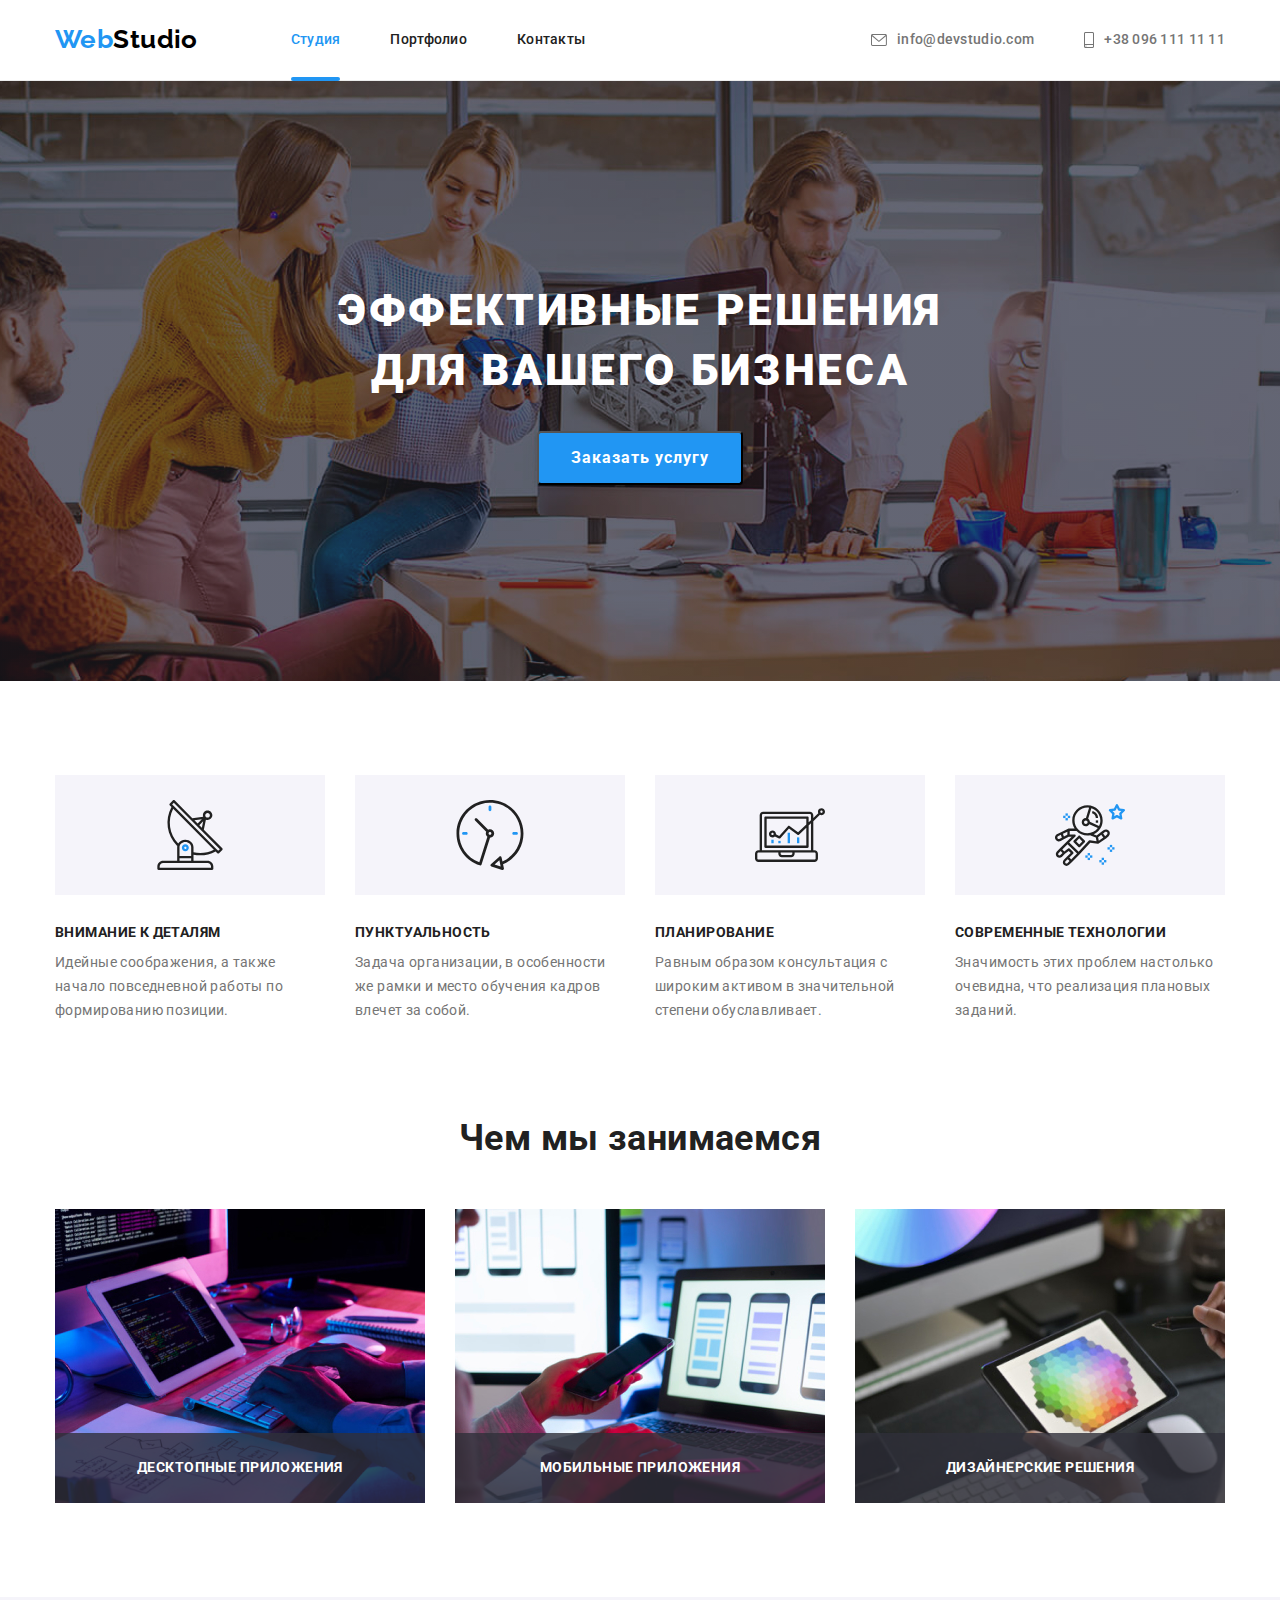
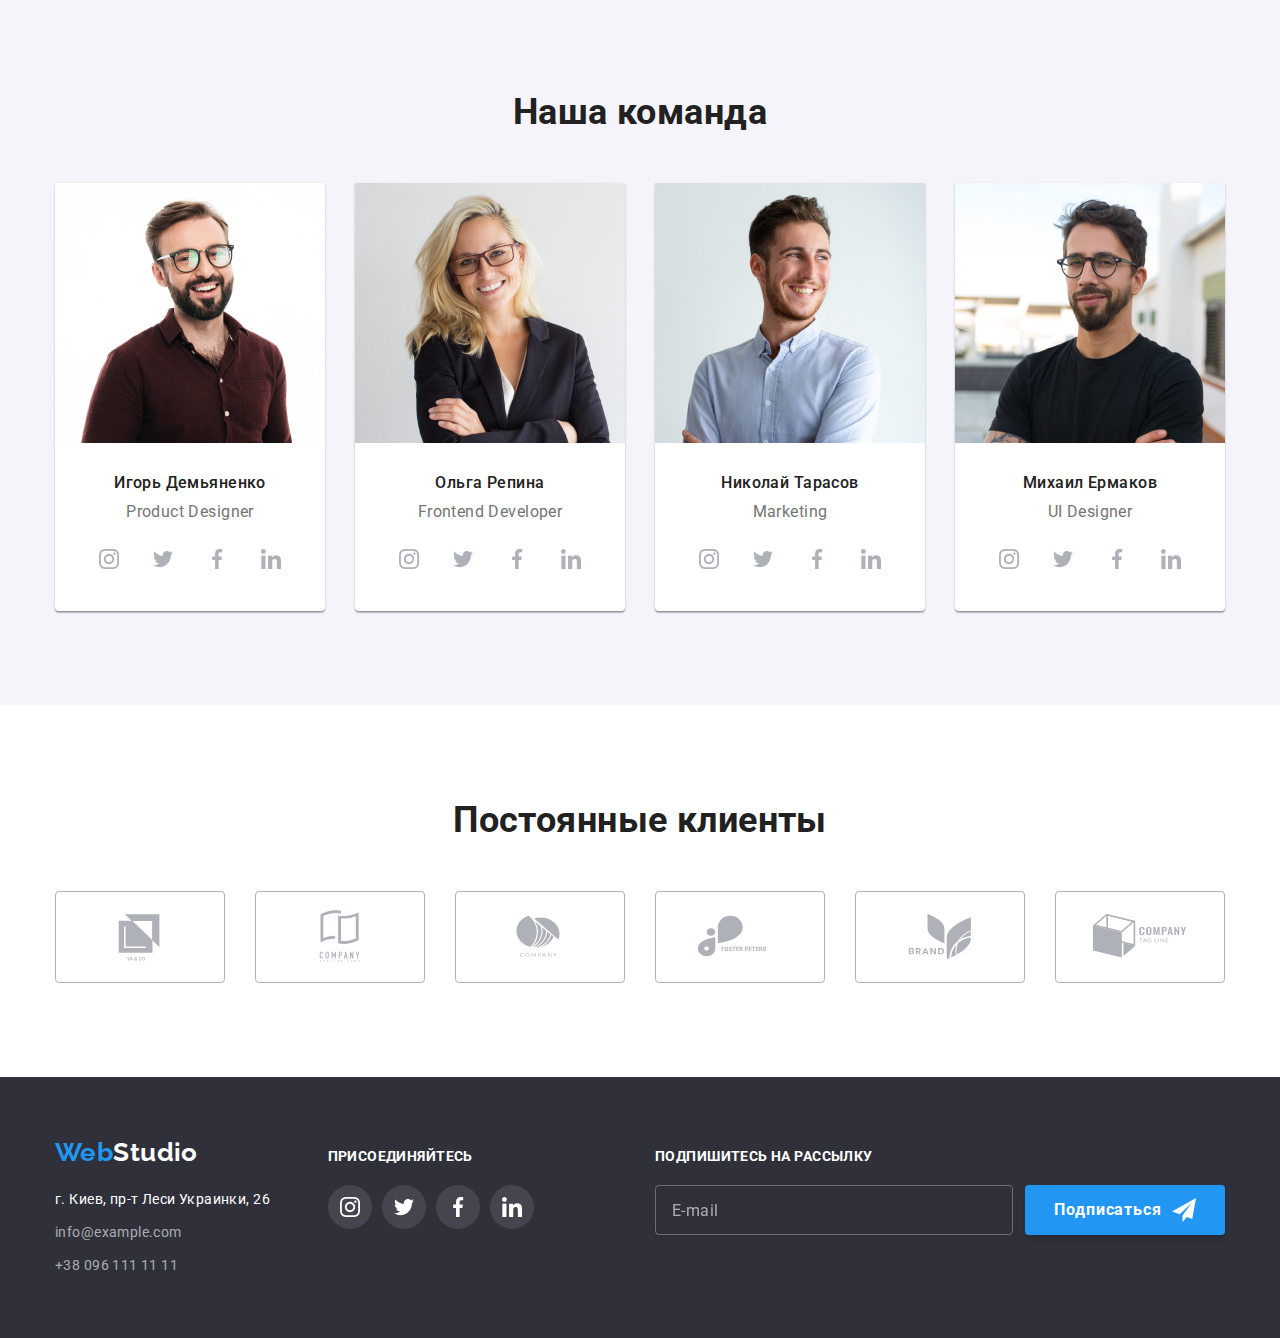
<file: index.html>
<!DOCTYPE html>
<html lang="ru">
  <head>
    <meta charset="UTF-8" />
    <meta http-equiv="X-UA-Compatible" content="IE=edge" />
    <meta name="viewport" content="width=device-width, initial-scale=1.0" />
    <title>Web studio</title>
    <link
      rel="stylesheet"
      href="https://cdnjs.cloudflare.com/ajax/libs/modern-normalize/0.2.0/modern-normalize.min.css"
    />
    <link rel="preconnect" href="https://fonts.gstatic.com" />
    <link
      href="https://fonts.googleapis.com/css2?family=Raleway:wght@700&family=Roboto:wght@400;500;700;900&display=swap"
      rel="stylesheet"
    />
    <link rel="stylesheet" href="./css/main.min.css" />
  </head>
  <body>
    <header class="page-header">
      <div class="page-header__container container">
        <nav class="nav">
          <a class="link logo logo--margin-right" href="./index.html"
            ><span class="logo__web">Web</span><span class="logo__studio--dark">Studio</span></a
          >
          <ul class="nav__list list">
            <li class="nav__item"><a class="nav__link nav__link--current link" href="./index.html">Студия</a></li>
            <li class="nav__item"><a class="nav__link nav__link--dark link" href="./portfolio.html">Портфолио</a></li>
            <li class="nav__item"><a class="nav__link nav__link--dark link" href="">Контакты</a></li>
          </ul>
        </nav>
        <ul class="nav__list nav__list--column list">
          <li class="nav__item--column">
            <a class="nav__link link nav__link--column" href="mailto:info@devstudio.com">
              <svg class="nav__icon nav__icon--mail">
                <use href="./images/icons/icons.svg#icon-envelope"></use>
              </svg>
              info@devstudio.com</a
            >
          </li>
          <li class="nav__item--column">
            <a class="link nav__link nav__link--column" href="tel:+380961111111">
              <svg class="nav__icon--phone">
                <use href="./images/icons/icons.svg#icon-smartphone"></use>
              </svg>
              +38 096 111 11 11</a
            >
          </li>
        </ul>
        <button class="mobile-menu__button" data-menu-button>
          <svg class="mobile-menu__icon">
            <use class="mobile-menu__icon mobile-menu__icon--menu" href="./images/icons/icons.svg#icon-menu"></use>
            <use class="mobile-menu__icon mobile-menu__icon--cross" href="./images/icons/icons.svg#icon-cross"></use>
          </svg>
        </button>
      </div>
    </header>
    <div class="mobile-menu" data-menu>
      <ul class="mobile-menu__list list">
        <li class="mobile-menu__item">
          <a class="mobile-menu__link mobile-menu__link--current link" href="./index.html">Студия</a>
        </li>
        <li class="mobile-menu__item">
          <a class="mobile-menu__link nav__link--dark link" href="./portfolio.html">Портфолио</a>
        </li>
        <li class="mobile-menu__item"><a class="mobile-menu__link nav__link--dark link" href="">Контакты</a></li>
      </ul>
      <ul class="mobile-menu__list mobile-menu__list--bottom list">
        <li class="mobile-menu__item">
          <a class="link mobile-menu__link mobile-menu__link--mobile" href="tel:+380961111111"> +38 096 111 11 11</a>
        </li>
        <li class="mobile-menu__item">
          <a class="mobile-menu__link link mobile-menu__link--mail" href="mailto:info@devstudio.com">
            info@devstudio.com</a
          >
        </li>
      </ul>
      <ul class="socials-menu__list list">
        <li class="socials-menu__item">
          <a class="socials-menu__link link" href="">Instagram</a>
        </li>
        <li class="socials-menu__item">
          <a class="socials-menu__link link" href="">Twitter</a>
        </li>
        <li class="socials-menu__item">
          <a class="socials-menu__link link" href="">Facebook</a>
        </li>
        <li class="socials-menu__item">
          <a class="socials-menu__link link" href="">LinkedIn</a>
        </li>
      </ul>
    </div>
    <main>
      <section class="hero">
        <div class="container">
          <h1 class="hero__title">
            Эффективные решения <br />
            для вашего бизнеса
          </h1>
          <button data-modal-open class="button hero__button" type="button">Заказать услугу</button>
        </div>
      </section>
      <section class="advantages">
        <div class="container">
          <h2 class="visually-hidden">Наши преимущества</h2>
          <ul class="grid list advantages__list">
            <li class="grid__item advantages__item advantages__item--details">
              <h3 class="advantages__title">Внимание к деталям</h3>
              <p class="advantages__text">
                Идейные соображения, а также начало повседневной работы по формированию позиции.
              </p>
            </li>
            <li class="grid__item advantages__item advantages__item--time">
              <h3 class="advantages__title">Пунктуальность</h3>
              <p class="advantages__text">
                Задача организации, в особенности же рамки и место обучения кадров влечет за собой.
              </p>
            </li>
            <li class="grid__item advantages__item advantages__item--plan">
              <h3 class="advantages__title">Планирование</h3>
              <p class="advantages__text">
                Равным образом консультация с широким активом в значительной степени обуславливает.
              </p>
            </li>
            <li class="grid__item advantages__item advantages__item--techno">
              <h3 class="advantages__title">Современные технологии</h3>
              <p class="advantages__text">
                Значимость этих проблем настолько очевидна, что реализация плановых заданий.
              </p>
            </li>
          </ul>
        </div>
      </section>
      <section class="service">
        <div class="container">
          <h2 class="service__title">Чем мы занимаемся</h2>
          <ul class="grid list">
            <li class="grid__item service__item">
              <div class="service__thumb">
                <picture>
                  <source
                    srcset="./images/desktop/box_1.jpg 1x, ./images/desktop/box_1@2x.jpg 2x"
                    media="(min-width: 1200px)"
                    type="image/jpeg"
                  />
                  <img src="./images/desktop/box_1.jpg" width="370" alt="Набор текста" />
                </picture>
                <div class="service__label">
                  <p class="service__text">Десктопные приложения</p>
                </div>
              </div>
            </li>
            <li class="grid__item service__item">
              <div class="service__thumb">
                <picture>
                  <source
                    srcset="./images/desktop/box_2.jpg 1x, ./images/desktop/box_2@2x.jpg 2x"
                    type="image/jpeg"
                    media="(min-width: 1200px)"
                  />
                  <img src="./images/desktop/box_2.jpg" width="370" alt="ПО для телефонов" />
                </picture>
                <div class="service__label">
                  <p class="service__text">Мобильные приложения</p>
                </div>
              </div>
            </li>
            <li class="grid__item service__item">
              <div class="service__thumb">
                <picture>
                  <source
                    srcset="./images/desktop/box_3.jpg 1x, ./images/desktop/box_3@2x.jpg 2x"
                    type="image/jpeg"
                    media="(min-width: 1200px)"
                  />
                  <img src="./images/desktop/box_3.jpg" width="370" alt="ПО для планшетов" />
                </picture>
                <div class="service__label">
                  <p class="service__text">Дизайнерские решения</p>
                </div>
              </div>
            </li>
          </ul>
        </div>
      </section>
      <section class="team">
        <div class="container">
          <h2 class="team__title">Наша команда</h2>
          <ul class="list team__list grid">
            <li class="grid__item team__item">
              <picture>
                <source
                  srcset="./images/desktop/demianenko-desk.jpg 1x, ./images/desktop/demianenko-desk@2x.jpg 2x"
                  media="(min-width: 1200px)"
                  type="image/jpeg"
                />
                <source
                  srcset="./images/tablet/demianenko-tab.jpg 1x, ./images/tablet/demianenko-tab@2x.jpg 2x"
                  media="(min-width: 768px)"
                  type="image/jpeg"
                />
                <source
                  srcset="./images/mobile/demianenko-mob.jpg 1x, ./images/mobile/demianenko-mob@2x.jpg 2x"
                  media="(max-width: 767px)"
                  type="image/jpeg"
                />
                <img src="./images/desktop/demianenko-desk.jpg" width="450" alt="Игорь Демьяненко" />
              </picture>
              <div class="team__label">
                <h3 class="team__name">Игорь Демьяненко</h3>
                <p class="team__position" lang="en">Product Designer</p>
                <ul class="list connection__list connection__list--centered">
                  <li class="connection__item">
                    <a href="" class="connection__link" target="_blank" rel="noopener noreferrer">
                      <svg class="connection__icon">
                        <use href="./images/icons/icons.svg#icon-instagram"></use>
                      </svg>
                    </a>
                  </li>
                  <li class="connection__item">
                    <a href="" class="connection__link" target="_blank" rel="noopener noreferrer">
                      <svg class="connection__icon">
                        <use href="./images/icons/icons.svg#icon-twitter"></use>
                      </svg>
                    </a>
                  </li>
                  <li class="connection__item">
                    <a href="" class="connection__link" target="_blank" rel="noopener noreferrer">
                      <svg class="connection__icon">
                        <use href="./images/icons/icons.svg#icon-facebook"></use>
                      </svg>
                    </a>
                  </li>
                  <li class="connection__item">
                    <a href="" class="connection__link" target="_blank" rel="noopener noreferrer">
                      <svg class="connection__icon">
                        <use href="./images/icons/icons.svg#icon-linkedin"></use>
                      </svg>
                    </a>
                  </li>
                </ul>
              </div>
            </li>
            <li class="grid__item team__item">
              <picture>
                <source
                  srcset="./images/desktop/repina-desk.jpg 1x, ./images/desktop/repina-desk@2x.jpg 2x"
                  media="(min-width: 1200px)"
                  type="image/jpeg"
                />
                <source
                  srcset="./images/tablet/repina-tab.jpg 1x, ./images/tablet/repina-tab@2x.jpg 2x"
                  media="(min-width: 768px)"
                  type="image/jpeg"
                />
                <source
                  srcset="./images/mobile/repina-mob.jpg 1x, ./images/mobile/repina-mob@2x.jpg 2x"
                  media="(max-width: 767px)"
                  type="image/jpeg"
                />
                <img src="./images/desktop/repina-desk.jpg" width="450" alt="Ольга Репина" />
              </picture>
              <div class="team__label">
                <h3 class="team__name">Ольга Репина</h3>
                <p class="team__position" lang="en">Frontend Developer</p>
                <ul class="list connection__list connection__list--centered">
                  <li class="connection__item">
                    <a href="" class="connection__link" target="_blank" rel="noopener noreferrer">
                      <svg class="connection__icon">
                        <use href="./images/icons/icons.svg#icon-instagram"></use>
                      </svg>
                    </a>
                  </li>
                  <li class="connection__item">
                    <a href="" class="connection__link" target="_blank" rel="noopener noreferrer">
                      <svg class="connection__icon">
                        <use href="./images/icons/icons.svg#icon-twitter"></use>
                      </svg>
                    </a>
                  </li>
                  <li class="connection__item">
                    <a href="" class="connection__link" target="_blank" rel="noopener noreferrer">
                      <svg class="connection__icon">
                        <use href="./images/icons/icons.svg#icon-facebook"></use>
                      </svg>
                    </a>
                  </li>
                  <li class="connection__item">
                    <a href="" class="connection__link" target="_blank" rel="noopener noreferrer">
                      <svg class="connection__icon">
                        <use href="./images/icons/icons.svg#icon-linkedin"></use>
                      </svg>
                    </a>
                  </li>
                </ul>
              </div>
            </li>
            <li class="grid__item team__item">
              <picture>
                <source
                  srcset="./images/desktop/tarasov-desk.jpg 1x, ./images/desktop/tarasov-desk@2x.jpg 2x"
                  media="(min-width: 1200px)"
                  type="image/jpeg"
                />
                <source
                  srcset="./images/tablet/tarasov-tab.jpg 1x, ./images/tablet/tarasov-tab@2x.jpg 2x"
                  media="(min-width: 768px)"
                  type="image/jpeg"
                />
                <source
                  srcset="./images/mobile/tarasov-mob.jpg 1x, ./images/mobile/tarasov-mob@2x.jpg 2x"
                  media="(max-width: 767px)"
                  type="image/jpeg"
                />
                <img src="./images/desktop/tarasov-desk.jpg" width="450" alt="Николай Тарасов" />
              </picture>

              <div class="team__label">
                <h3 class="team__name">Николай Тарасов</h3>
                <p class="team__position" lang="en">Marketing</p>
                <ul class="list connection__list connection__list--centered">
                  <li class="connection__item">
                    <a href="" class="connection__link" target="_blank" rel="noopener noreferrer">
                      <svg class="connection__icon">
                        <use href="./images/icons/icons.svg#icon-instagram"></use>
                      </svg>
                    </a>
                  </li>
                  <li class="connection__item">
                    <a href="" class="connection__link" target="_blank" rel="noopener noreferrer">
                      <svg class="connection__icon">
                        <use href="./images/icons/icons.svg#icon-twitter"></use>
                      </svg>
                    </a>
                  </li>
                  <li class="connection__item">
                    <a href="" class="connection__link" target="_blank" rel="noopener noreferrer">
                      <svg class="connection__icon">
                        <use href="./images/icons/icons.svg#icon-facebook"></use>
                      </svg>
                    </a>
                  </li>
                  <li class="connection__item">
                    <a href="" class="connection__link" target="_blank" rel="noopener noreferrer">
                      <svg class="connection__icon">
                        <use href="./images/icons/icons.svg#icon-linkedin"></use>
                      </svg>
                    </a>
                  </li>
                </ul>
              </div>
            </li>
            <li class="grid__item team__item">
              <picture>
                <source
                  srcset="./images/desktop/ermakov-desk.jpg 1x, ./images/desktop/ermakov-desk@2x.jpg 2x"
                  media="(min-width: 1200px)"
                  type="image/jpeg"
                />
                <source
                  srcset="./images/tablet/ermakov-tab.jpg 1x, ./images/tablet/ermakov-tab@2x.jpg 2x"
                  media="(min-width: 768px)"
                  type="image/jpeg"
                />
                <source
                  srcset="./images/mobile/ermakov-mob.jpg 1x, ./images/mobile/ermakov-mob@2x.jpg 2x"
                  media="(max-width: 767px)"
                  type="image/jpeg"
                />
                <img src="./images/desktop/ermakov-desk.jpg" width="450" alt="Михаил Ермаков" />
              </picture>
              <div class="team__label">
                <h3 class="team__name">Михаил Ермаков</h3>
                <p class="team__position" lang="en">UI Designer</p>
                <ul class="list connection__list connection__list--centered">
                  <li class="connection__item">
                    <a href="" class="connection__link" target="_blank" rel="noopener noreferrer">
                      <svg class="connection__icon">
                        <use href="./images/icons/icons.svg#icon-instagram"></use>
                      </svg>
                    </a>
                  </li>
                  <li class="connection__item">
                    <a href="" class="connection__link" target="_blank" rel="noopener noreferrer">
                      <svg class="connection__icon">
                        <use href="./images/icons/icons.svg#icon-twitter"></use>
                      </svg>
                    </a>
                  </li>
                  <li class="connection__item">
                    <a href="" class="connection__link" target="_blank" rel="noopener noreferrer">
                      <svg class="connection__icon">
                        <use href="./images/icons/icons.svg#icon-facebook"></use>
                      </svg>
                    </a>
                  </li>
                  <li class="connection__item">
                    <a href="" class="connection__link" target="_blank" rel="noopener noreferrer">
                      <svg class="connection__icon">
                        <use href="./images/icons/icons.svg#icon-linkedin"></use>
                      </svg>
                    </a>
                  </li>
                </ul>
              </div>
            </li>
          </ul>
        </div>
      </section>
      <section class="clients">
        <div class="container">
          <h2 class="clients__title">Постоянные клиенты</h2>
          <ul class="list clients__list grid">
            <li class="clients__item grid__item">
              <a href="" class="clients__link" target="_blank" rel="noopener noreferrer">
                <svg class="clients__icon" width="106px" height="60px">
                  <use href="./images/icons/icons.svg#icon-logo-1"></use>
                </svg>
              </a>
            </li>
            <li class="clients__item grid__item">
              <a href="" class="clients__link" target="_blank" rel="noopener noreferrer">
                <svg class="clients__icon" width="106px" height="60px">
                  <use href="./images/icons/icons.svg#icon-logo-2"></use>
                </svg>
              </a>
            </li>
            <li class="clients__item grid__item">
              <a href="" class="clients__link" target="_blank" rel="noopener noreferrer">
                <svg class="clients__icon" width="106px" height="60px">
                  <use href="./images/icons/icons.svg#icon-logo-3"></use>
                </svg>
              </a>
            </li>
            <li class="clients__item grid__item">
              <a href="" class="clients__link" target="_blank" rel="noopener noreferrer">
                <svg class="clients__icon" width="106px" height="60px">
                  <use href="./images/icons/icons.svg#icon-logo-4"></use>
                </svg>
              </a>
            </li>
            <li class="clients__item grid__item">
              <a href="" class="clients__link" target="_blank" rel="noopener noreferrer">
                <svg class="clients__icon" width="106px" height="60px">
                  <use href="./images/icons/icons.svg#icon-logo-5"></use>
                </svg>
              </a>
            </li>
            <li class="clients__item grid__item">
              <a href="" class="clients__link" target="_blank" rel="noopener noreferrer">
                <svg class="clients__icon" width="106px" height="60px">
                  <use href="./images/icons/icons.svg#icon-logo-6"></use>
                </svg>
              </a>
            </li>
          </ul>
        </div>
      </section>
    </main>
    <footer class="page-footer">
      <div class="page-footer__container container">
        <div class="page-footer__information">
          <a class="logo--margin-bottom logo link" href="./index.html"
            ><span class="logo__web">Web</span><span class="logo__studio--light">Studio</span></a
          >
          <address class="page-footer__address">
            <a
              class="link page-footer__link page-footer__link--map"
              href="https://goo.gl/maps/RKYi8hXrFoWCnVA38"
              target="_blank"
              rel="noopener norefferer"
              >г. Киев, пр-т Леси Украинки, 26</a
            >
            <br />
            <a class="link page-footer__link page-footer__link--info" href="mailto:info@example.com">info@example.com</a
            ><br />
            <a class="link page-footer__link page-footer__link--info" href="tel:+380961111111">+38 096 111 11 11</a
            ><br />
          </address>
        </div>
        <div class="connection">
          <h2 class="connection__title">присоединяйтесь</h2>
          <ul class="list connection__list connection__list--footer">
            <li class="connection__item">
              <a href="" class="link connection__link connection-link--white" target="_blank" rel="noopener noreferrer">
                <svg class="connection__icon">
                  <use href="./images/icons/icons.svg#icon-instagram"></use>
                </svg>
              </a>
            </li>
            <li class="connection__item">
              <a href="" class="link connection__link connection-link--white" target="_blank" rel="noopener noreferrer">
                <svg class="connection__icon">
                  <use href="./images/icons/icons.svg#icon-twitter"></use>
                </svg>
              </a>
            </li>
            <li class="connection__item">
              <a href="" class="link connection__link connection-link--white" target="_blank" rel="noopener noreferrer">
                <svg class="connection__icon">
                  <use href="./images/icons/icons.svg#icon-facebook"></use>
                </svg>
              </a>
            </li>
            <li class="connection__item">
              <a href="" class="link connection__link connection-link--white" target="_blank" rel="noopener noreferrer">
                <svg class="connection__icon">
                  <use href="./images/icons/icons.svg#icon-linkedin"></use>
                </svg>
              </a>
            </li>
          </ul>
        </div>
        <div class="subscription">
          <h2 class="subscription__title">Подпишитесь на рассылку</h2>
          <form class="subscription__form" autocomplete="off">
            <input type="email" name="email" class="subscription__form--email" placeholder="E-mail" />
            <button type="submit" class="subscription__form--submit submit">Подписаться</button>
          </form>
        </div>
      </div>
    </footer>
    <div class="backdrop is-hidden" data-modal>
      <div class="modal">
        <button aria-label="Закрыть окно" class="modal__button--close" data-modal-close>
          <svg class="modal__icon">
            <use class="modal__icon--close" href="./images/icons/icons.svg#icon-cross"></use>
          </svg>
        </button>
        <form class="main-form" autocomplete="off">
          <h2 class="main-form__title">Оставьте свои данные, мы вам перезвоним</h2>
          <div class="main-form__field">
            <label class="main-form__label">
              Имя
              <input class="main-form__input" type="text" name="username" />
              <span>
                <svg class="main-form__icon">
                  <use href="./images/icons/icons.svg#icon-person-modal"></use>
                </svg>
              </span>
            </label>
          </div>
          <div class="main-form__field">
            <label class="main-form__label">
              Телефон
              <input class="main-form__input" type="tel" name="phone_number" />
              <span>
                <svg class="main-form__icon">
                  <use href="./images/icons/icons.svg#icon-phone-modal"></use>
                </svg>
              </span>
            </label>
          </div>
          <div class="main-form__field">
            <label class="main-form__label">
              Почта
              <input class="main-form__input" type="email" name="email" />
              <span>
                <svg class="main-form__icon">
                  <use href="./images/icons/icons.svg#icon-email-modal"></use>
                </svg>
              </span>
            </label>
          </div>
          <div class="main-form__field">
            <label class="main-form__label">
              Комментарий
              <textarea
                class="main-form__input main-form__input--comment"
                name="comment"
                placeholder="Введите текст"
              ></textarea>
            </label>
          </div>
          <div class="checkbox">
            <label class="checkbox__label">
              <input type="checkbox" name="agreement" class="checkbox__input visually-hidden" />
              <span class="checkbox__icon"> </span>
              <p class="checkbox__text">
                Соглашаюсь с рассылкой и принимаю <a class="checkbox__link" href="">Условия договора</a>
              </p>
            </label>
          </div>
          <button type="submit" class="submit main-form__submit">Отправить</button>
        </form>
      </div>
    </div>
    <script src="./js/mobile-menu.js"></script>
    <script src="./js/modal.js"></script>
  </body>
</html>
</file>
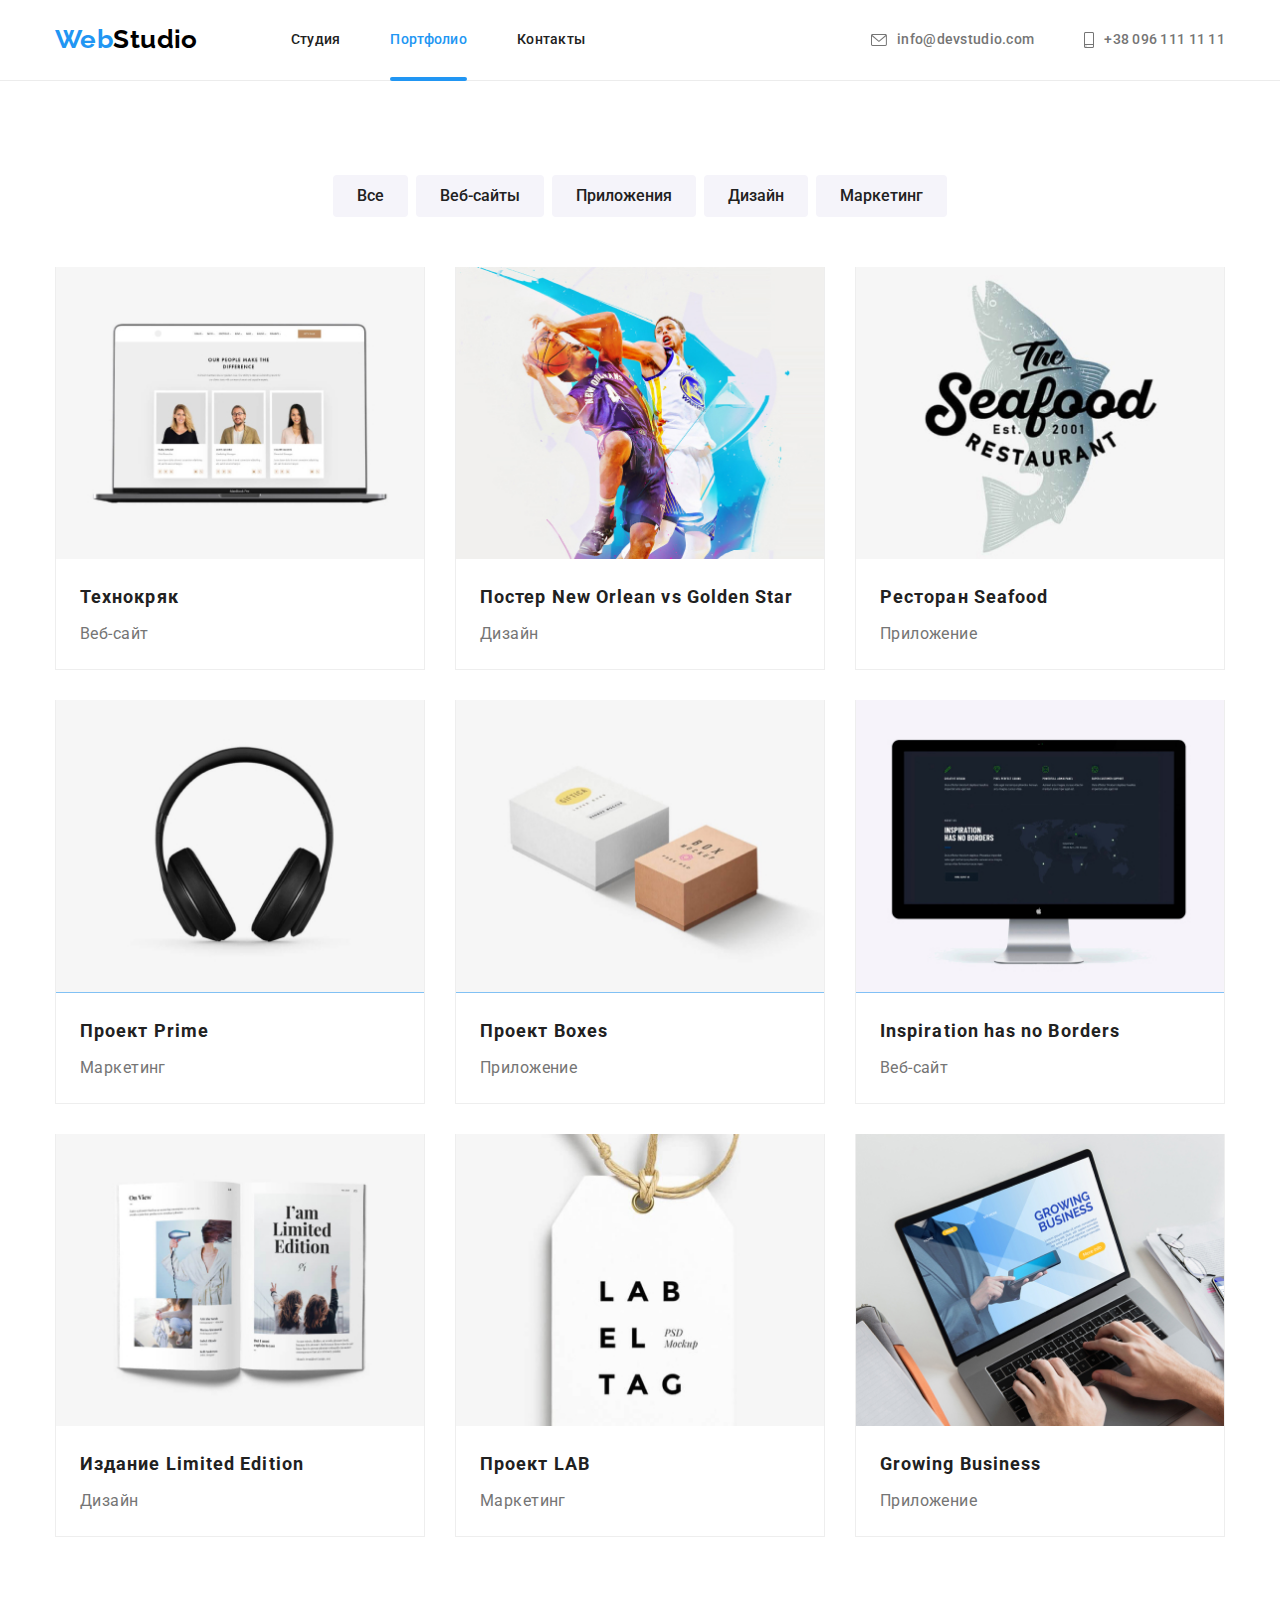
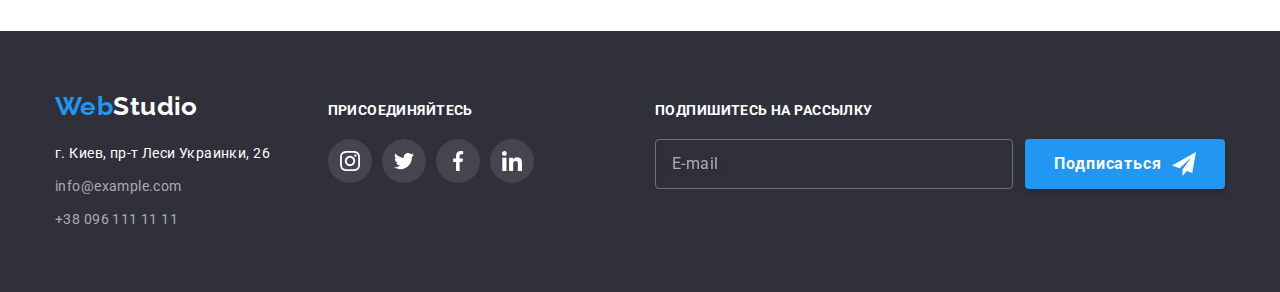
<file: portfolio.html>
<!DOCTYPE html>
<html lang="ru">
  <head>
    <meta charset="UTF-8" />
    <meta http-equiv="X-UA-Compatible" content="IE=edge" />
    <meta name="viewport" content="width=device-width, initial-scale=1.0" />
    <title>Портфолио</title>
    <link
      rel="stylesheet"
      href="https://cdnjs.cloudflare.com/ajax/libs/modern-normalize/0.2.0/modern-normalize.min.css"
    />
    <link rel="preconnect" href="https://fonts.gstatic.com" />
    <link
      href="https://fonts.googleapis.com/css2?family=Raleway:wght@700&family=Roboto:wght@400;500;700;900&display=swap"
      rel="stylesheet"
    />
    <link rel="stylesheet" href="./css/main.min.css" />
  </head>
  <body>
    <header class="page-header">
      <div class="page-header__container container">
        <nav class="nav">
          <a class="link logo logo--margin-right" href="./index.html"
            ><span class="logo__web">Web</span><span class="logo__studio--dark">Studio</span></a
          >
          <ul class="nav__list list">
            <li class="nav__item"><a class="nav__link link nav__link--dark" href="./index.html">Студия</a></li>
            <li class="nav__item">
              <a class="nav__link link nav__link--current" href="./portfolio.html">Портфолио</a>
            </li>
            <li class="nav__item"><a class="nav__link nav__link--dark link" href="">Контакты</a></li>
          </ul>
        </nav>
        <ul class="nav__list nav__list--column list">
          <li class="nav__item--column">
            <a class="nav__link link nav__link--column" href="mailto:info@devstudio.com">
              <svg class="nav__icon nav__icon--mail">
                <use href="./images/icons/icons.svg#icon-envelope"></use>
              </svg>
              info@devstudio.com</a
            >
          </li>
          <li class="nav__item--column">
            <a class="link nav__link nav__link--column" href="tel:+380961111111">
              <svg class="nav__icon--phone">
                <use href="./images/icons/icons.svg#icon-smartphone"></use>
              </svg>
              +38 096 111 11 11</a
            >
          </li>
        </ul>
        <button class="mobile-menu__button" data-menu-button>
          <svg class="mobile-menu__icon">
            <use class="mobile-menu__icon mobile-menu__icon--menu" href="./images/icons/icons.svg#icon-menu"></use>
            <use class="mobile-menu__icon mobile-menu__icon--cross" href="./images/icons/icons.svg#icon-cross"></use>
          </svg>
        </button>
      </div>
    </header>
    <div class="mobile-menu" data-menu>
      <ul class="mobile-menu__list list">
        <li class="mobile-menu__item">
          <a class="mobile-menu__link nav__link--dark link" href="./index.html">Студия</a>
        </li>
        <li class="mobile-menu__item">
          <a class="mobile-menu__link mobile-menu__link--current link" href="./portfolio.html">Портфолио</a>
        </li>
        <li class="mobile-menu__item"><a class="mobile-menu__link nav__link--dark link" href="">Контакты</a></li>
      </ul>
      <ul class="mobile-menu__list mobile-menu__list--bottom list">
        <li class="mobile-menu__item">
          <a class="link mobile-menu__link mobile-menu__link--mobile" href="tel:+380961111111"> +38 096 111 11 11</a>
        </li>
        <li class="mobile-menu__item">
          <a class="mobile-menu__link link mobile-menu__link--mail" href="mailto:info@devstudio.com">
            info@devstudio.com</a
          >
        </li>
      </ul>
      <ul class="socials-menu__list list">
        <li class="socials-menu__item">
          <a class="socials-menu__link link" href="">Instagram</a>
        </li>
        <li class="socials-menu__item">
          <a class="socials-menu__link link" href="">Twitter</a>
        </li>
        <li class="socials-menu__item">
          <a class="socials-menu__link link" href="">Facebook</a>
        </li>
        <li class="socials-menu__item">
          <a class="socials-menu__link link" href="">LinkedIn</a>
        </li>
      </ul>
    </div>
    <main>
      <section class="portfolio">
        <div class="container">
          <h1 class="visually-hidden">Наши проекты</h1>
          <ul class="list portfolio__button-list">
            <li class="portfolio__button-item"><button class="button portfolio__button" type="button">Все</button></li>
            <li class="portfolio__button-item">
              <button class="button portfolio__button" type="button">Веб-сайты</button>
            </li>
            <li class="portfolio__button-item">
              <button class="button portfolio__button" type="button">Приложения</button>
            </li>
            <li class="portfolio__button-item">
              <button class="button portfolio__button" type="button">Дизайн</button>
            </li>
            <li class="portfolio__button-item">
              <button class="button portfolio__button" type="button">Маркетинг</button>
            </li>
          </ul>
          <ul class="list grid">
            <li class="grid__item portfolio__item">
              <div class="portfolio__thumb">
                <a class="link" href="">
                  <picture>
                    <source
                      srcset="./images/desktop/img1-desk.jpg 1x, ./images/desktop/img1-desk@2x.jpg 2x"
                      media="(min-width: 1200px)"
                      type="image/jpeg"
                    />
                    <source
                      srcset="./images/tablet/img1-tab.jpg 1x, ./images/tablet/img1-tab@2x.jpg 2x"
                      media="(min-width: 768px)"
                      type="image/jpeg"
                    />
                    <source
                      srcset="./images/mobile/img1-mob.jpg 1x, ./images/mobile/img1-mob@2x.jpg 2x"
                      media="(max-width: 767px)"
                      type="image/jpeg"
                    />
                    <img src="./images/desktop/img1-desk.jpg" width="450" alt="Технокряк" />
                  </picture>
                </a>
                <div class="portfolio__overlay">
                  <p class="portfolio__overlay--text">
                    Технокряк это современная площадка распространения коронавируса. Компании используют эту платформу
                    для цифрового шпионажа и атак на защищённые сервера конкурентов.
                  </p>
                </div>
              </div>
              <div class="portfolio__description">
                <h2 class="portfolio__title">Технокряк</h2>
                <p class="portfolio__label">Веб-сайт</p>
              </div>
            </li>
            <li class="grid__item portfolio__item">
              <div class="portfolio__thumb">
                <a class="link" href="">
                  <picture>
                    <source
                      srcset="./images/desktop/img2-desk.jpg 1x, ./images/desktop/img2-desk@2x.jpg 2x"
                      media="(min-width: 1200px)"
                      type="image/jpeg"
                    />
                    <source
                      srcset="./images/tablet/img2-tab.jpg 1x, ./images/tablet/img2-tab@2x.jpg 2x"
                      media="(min-width: 768px)"
                      type="image/jpeg"
                    />
                    <source
                      srcset="./images/mobile/img2-mob.jpg 1x, ./images/mobile/img2-mob@2x.jpg 2x"
                      media="(max-width: 767px)"
                      type="image/jpeg"
                    />
                    <img src="./images/desktop/img2-desk.jpg" width="450" alt="Постер New Orlean vs Golden Star" />
                  </picture>
                </a>
                <div class="portfolio__overlay">
                  <p class="portfolio__overlay--text">
                    Технокряк это современная площадка распространения коронавируса. Компании используют эту платформу
                    для цифрового шпионажа и атак на защищённые сервера конкурентов.
                  </p>
                </div>
              </div>
              <div class="portfolio__description">
                <h2 class="portfolio__title">Постер New Orlean vs Golden Star</h2>
                <p class="portfolio__label">Дизайн</p>
              </div>
            </li>
            <li class="grid__item portfolio__item">
              <div class="portfolio__thumb">
                <a class="link" href="">
                  <picture>
                    <source
                      srcset="./images/desktop/img3-desk.jpg 1x, ./images/desktop/img3-desk@2x.jpg 2x"
                      media="(min-width: 1200px)"
                      type="image/jpeg"
                    />
                    <source
                      srcset="./images/tablet/img3-tab.jpg 1x, ./images/tablet/img3-tab@2x.jpg 2x"
                      media="(min-width: 768px)"
                      type="image/jpeg"
                    />
                    <source
                      srcset="./images/mobile/img3-mob.jpg 1x, ./images/mobile/img3-mob@2x.jpg 2x"
                      media="(max-width: 767px)"
                      type="image/jpeg"
                    />
                    <img src="./images/desktop/img3-desk.jpg" width="450" alt="Ресторан Seafood" />
                  </picture>
                </a>
                <div class="portfolio__overlay">
                  <p class="portfolio__overlay--text">
                    Технокряк это современная площадка распространения коронавируса. Компании используют эту платформу
                    для цифрового шпионажа и атак на защищённые сервера конкурентов.
                  </p>
                </div>
              </div>
              <div class="portfolio__description">
                <h2 class="portfolio__title">Ресторан Seafood</h2>
                <p class="portfolio__label">Приложение</p>
              </div>
            </li>
            <li class="grid__item portfolio__item">
              <div class="portfolio__thumb">
                <a class="link" href="">
                  <picture>
                    <source
                      srcset="./images/desktop/img4-desk.jpg 1x, ./images/desktop/img4-desk@2x.jpg 2x"
                      media="(min-width: 1200px)"
                      type="image/jpeg"
                    />
                    <source
                      srcset="./images/tablet/img4-tab.jpg 1x, ./images/tablet/img4-tab@2x.jpg 2x"
                      media="(min-width: 768px)"
                      type="image/jpeg"
                    />
                    <source
                      srcset="./images/mobile/img4-mob.jpg 1x, ./images/mobile/img4-mob@2x.jpg 2x"
                      media="(max-width: 767px)"
                      type="image/jpeg"
                    />
                    <img src="./images/desktop/img4-desk.jpg" width="450" alt="Проект Prime" />
                  </picture>
                </a>
                <div class="portfolio__overlay">
                  <p class="portfolio__overlay--text">
                    Технокряк это современная площадка распространения коронавируса. Компании используют эту платформу
                    для цифрового шпионажа и атак на защищённые сервера конкурентов.
                  </p>
                </div>
              </div>
              <div class="portfolio__description">
                <h2 class="portfolio__title">Проект Prime</h2>
                <p class="portfolio__label">Маркетинг</p>
              </div>
            </li>
            <li class="grid__item portfolio__item">
              <div class="portfolio__thumb">
                <a class="link" href="">
                  <picture>
                    <source
                      srcset="./images/desktop/img5-desk.jpg 1x, ./images/desktop/img5-desk@2x.jpg 2x"
                      media="(min-width: 1200px)"
                      type="image/jpeg"
                    />
                    <source
                      srcset="./images/tablet/img5-tab.jpg 1x, ./images/tablet/img5-tab@2x.jpg 2x"
                      media="(min-width: 768px)"
                      type="image/jpeg"
                    />
                    <source
                      srcset="./images/mobile/img5-mob.jpg 1x, ./images/mobile/img5-mob@2x.jpg 2x"
                      media="(max-width: 767px)"
                      type="image/jpeg"
                    />
                    <img src="./images/desktop/img5-desk.jpg" width="450" alt="Проект Boxes" />
                  </picture>
                </a>
                <div class="portfolio__overlay">
                  <p class="portfolio__overlay--text">
                    Технокряк это современная площадка распространения коронавируса. Компании используют эту платформу
                    для цифрового шпионажа и атак на защищённые сервера конкурентов.
                  </p>
                </div>
              </div>
              <div class="portfolio__description">
                <h2 class="portfolio__title">Проект Boxes</h2>
                <p class="portfolio__label">Приложение</p>
              </div>
            </li>
            <li class="grid__item portfolio__item">
              <div class="portfolio__thumb">
                <a class="link" href="">
                  <picture>
                    <source
                      srcset="./images/desktop/img6-desk.jpg 1x, ./images/desktop/img6-desk@2x.jpg 2x"
                      media="(min-width: 1200px)"
                      type="image/jpeg"
                    />
                    <source
                      srcset="./images/tablet/img6-tab.jpg 1x, ./images/tablet/img6-tab@2x.jpg 2x"
                      media="(min-width: 768px)"
                      type="image/jpeg"
                    />
                    <source
                      srcset="./images/mobile/img6-mob.jpg 1x, ./images/mobile/img6-mob@2x.jpg 2x"
                      media="(max-width: 767px)"
                      type="image/jpeg"
                    />
                    <img src="./images/desktop/img6-desk.jpg" width="450" alt="Inspiration has no Borders" />
                  </picture>
                </a>
                <div class="portfolio__overlay">
                  <p class="portfolio__overlay--text">
                    Технокряк это современная площадка распространения коронавируса. Компании используют эту платформу
                    для цифрового шпионажа и атак на защищённые сервера конкурентов.
                  </p>
                </div>
              </div>
              <div class="portfolio__description">
                <h2 class="portfolio__title" lang="en">Inspiration has no Borders</h2>
                <p class="portfolio__label">Веб-сайт</p>
              </div>
            </li>
            <li class="grid__item portfolio__item">
              <div class="portfolio__thumb">
                <a class="link" href="">
                  <picture>
                    <source
                      srcset="./images/desktop/img7-desk.jpg 1x, ./images/desktop/img7-desk@2x.jpg 2x"
                      media="(min-width: 1200px)"
                      type="image/jpeg"
                    />
                    <source
                      srcset="./images/tablet/img7-tab.jpg 1x, ./images/tablet/img7-tab@2x.jpg 2x"
                      media="(min-width: 768px)"
                      type="image/jpeg"
                    />
                    <source
                      srcset="./images/mobile/img7-mob.jpg 1x, ./images/mobile/img7-mob@2x.jpg 2x"
                      media="(max-width: 767px)"
                      type="image/jpeg"
                    />
                    <img src="./images/desktop/img7-desk.jpg" width="450" alt="Издание Limited Edition" />
                  </picture>
                </a>
                <div class="portfolio__overlay">
                  <p class="portfolio__overlay--text">
                    Технокряк это современная площадка распространения коронавируса. Компании используют эту платформу
                    для цифрового шпионажа и атак на защищённые сервера конкурентов.
                  </p>
                </div>
              </div>
              <div class="portfolio__description">
                <h2 class="portfolio__title">Издание Limited Edition</h2>
                <p class="portfolio__label">Дизайн</p>
              </div>
            </li>
            <li class="grid__item portfolio__item">
              <div class="portfolio__thumb">
                <a class="link" href="">
                  <picture>
                    <source
                      srcset="./images/desktop/img8-desk.jpg 1x, ./images/desktop/img8-desk@2x.jpg 2x"
                      media="(min-width: 1200px)"
                      type="image/jpeg"
                    />
                    <source
                      srcset="./images/tablet/img8-tab.jpg 1x, ./images/tablet/img8-tab@2x.jpg 2x"
                      media="(min-width: 768px)"
                      type="image/jpeg"
                    />
                    <source
                      srcset="./images/mobile/img8-mob.jpg 1x, ./images/mobile/img8-mob@2x.jpg 2x"
                      media="(max-width: 767px)"
                      type="image/jpeg"
                    />
                    <img src="./images/desktop/img8-desk.jpg" width="450" alt="Проект LAB" />
                  </picture>
                </a>
                <div class="portfolio__overlay">
                  <p class="portfolio__overlay--text">
                    Технокряк это современная площадка распространения коронавируса. Компании используют эту платформу
                    для цифрового шпионажа и атак на защищённые сервера конкурентов.
                  </p>
                </div>
              </div>
              <div class="portfolio__description">
                <h2 class="portfolio__title">Проект LAB</h2>
                <p class="portfolio__label">Маркетинг</p>
              </div>
            </li>
            <li class="grid__item portfolio__item">
              <div class="portfolio__thumb">
                <a class="link" href="">
                  <picture>
                    <source
                      srcset="./images/desktop/img9-desk.jpg 1x, ./images/desktop/img9-desk@2x.jpg 2x"
                      media="(min-width: 1200px)"
                      type="image/jpeg"
                    />
                    <source
                      srcset="./images/tablet/img9-tab.jpg 1x, ./images/tablet/img9-tab@2x.jpg 2x"
                      media="(min-width: 768px)"
                      type="image/jpeg"
                    />
                    <source
                      srcset="./images/mobile/img9-mob.jpg 1x, ./images/mobile/img9-mob@2x.jpg 2x"
                      media="(max-width: 767px)"
                      type="image/jpeg"
                    />
                    <img src="./images/desktop/img9-desk.jpg" width="450" alt="Growing Business" />
                  </picture>
                </a>
                <div class="portfolio__overlay">
                  <p class="portfolio__overlay--text">
                    Технокряк это современная площадка распространения коронавируса. Компании используют эту платформу
                    для цифрового шпионажа и атак на защищённые сервера конкурентов.
                  </p>
                </div>
              </div>
              <div class="portfolio__description">
                <h2 class="portfolio__title" lang="en">Growing Business</h2>
                <p class="portfolio__label">Приложение</p>
              </div>
            </li>
          </ul>
        </div>
      </section>
    </main>
    <footer class="page-footer">
      <div class="page-footer__container container">
        <div class="page-footer__information">
          <a class="logo--margin-bottom logo link" href="./index.html"
            ><span class="logo__web">Web</span><span class="logo__studio--light">Studio</span></a
          >
          <address class="page-footer__address">
            <a
              class="link page-footer__link page-footer__link--map"
              href="https://goo.gl/maps/RKYi8hXrFoWCnVA38"
              target="_blank"
              rel="noopener norefferer"
              >г. Киев, пр-т Леси Украинки, 26</a
            >
            <br />
            <a class="link page-footer__link page-footer__link--info" href="mailto:info@example.com">info@example.com</a
            ><br />
            <a class="link page-footer__link page-footer__link--info" href="tel:+380961111111">+38 096 111 11 11</a
            ><br />
          </address>
        </div>
        <div class="connection">
          <h2 class="connection__title">присоединяйтесь</h2>
          <ul class="list connection__list connection__list--footer">
            <li class="connection__item">
              <a href="" class="link connection__link connection-link--white" target="_blank" rel="noopener noreferrer">
                <svg class="connection__icon">
                  <use href="./images/icons/icons.svg#icon-instagram"></use>
                </svg>
              </a>
            </li>
            <li class="connection__item">
              <a href="" class="link connection__link connection-link--white" target="_blank" rel="noopener noreferrer">
                <svg class="connection__icon">
                  <use href="./images/icons/icons.svg#icon-twitter"></use>
                </svg>
              </a>
            </li>
            <li class="connection__item">
              <a href="" class="link connection__link connection-link--white" target="_blank" rel="noopener noreferrer">
                <svg class="connection__icon">
                  <use href="./images/icons/icons.svg#icon-facebook"></use>
                </svg>
              </a>
            </li>
            <li class="connection__item">
              <a href="" class="link connection__link connection-link--white" target="_blank" rel="noopener noreferrer">
                <svg class="connection__icon">
                  <use href="./images/icons/icons.svg#icon-linkedin"></use>
                </svg>
              </a>
            </li>
          </ul>
        </div>
        <div class="subscription">
          <h2 class="subscription__title">Подпишитесь на рассылку</h2>
          <form class="subscription__form" autocomplete="off">
            <input type="email" name="email" class="subscription__form--email" placeholder="E-mail" />
            <button type="submit" class="subscription__form--submit submit">Подписаться</button>
          </form>
        </div>
      </div>
    </footer>
    <script src="./js/mobile-menu.js"></script>
  </body>
</html>
</file>
<file: css/main.min.css>
:root{--main-text-color: #757575;--accent-color: #2196F3;--text-color:  #212121;--light-text-color: #ffffff;--dark-bg-color: #2F303A;--light-bg-color: #ECECEC;--filter-button-color:#F5F4FA;--logo-font: "Raleway", sans-serif;--logo-font-weight: 700;--grid__item: 1;--animation: 250ms cubic-bezier(0.4, 0, 0.2, 1)}.visually-hidden{position:absolute !important;clip:rect(1px 1px 1px 1px);clip:rect(1px, 1px, 1px, 1px);padding:0 !important;border:0 !important;height:1px !important;width:1px !important;overflow:hidden}.service{padding-bottom:94px}.service__title{font-weight:700;font-size:36px;line-height:1.17;text-align:center;color:var(--text-color);margin-bottom:50px}html{box-sizing:border-box}*,*::before,*::after{box-sizing:inherit}body{font-family:"Roboto", sans-serif;font-size:14px;line-height:1.71;letter-spacing:0.03em;color:var(--main-text-color)}body.modal-open{overflow:hidden}h1,h2,h3,h4,h5,h6,p{margin-top:0}img{display:block;width:100%;height:auto}address{font-style:normal}.link{text-decoration:none;color:inherit}.list{margin-top:0;margin-bottom:0;padding-left:0;list-style:none}.container{width:100%;padding-right:15px;padding-left:15px;margin-right:auto;margin-left:auto}@media screen and (min-width: 480px){.container{max-width:480px}}@media screen and (min-width: 768px){.container{max-width:768px}}@media screen and (min-width: 1200px){.container{max-width:1200px}}.button{font-family:inherit;font-weight:500;font-size:16px;line-height:1.63;text-align:center;color:var(--text-color);cursor:pointer;text-align:center}.submit{display:inline-flex;cursor:pointer;min-width:200px;height:50px;background:var(--accent-color);box-shadow:0px 4px 4px rgba(0,0,0,0.15);border-radius:4px;border:none;color:var(--light-text-color);font-size:16px;line-height:1.87;letter-spacing:0.06em;margin:0;padding:0;justify-content:center;align-items:center}.logo{display:block;font-family:"Raleway", sans-serif;font-weight:700;font-size:24px;line-height:1.17}@media screen and (min-width: 1200px){.logo{font-size:26px;line-height:1.19}}.logo--margin-right{margin-right:auto;padding-top:16px;padding-bottom:16px}@media screen and (min-width: 768px){.logo--margin-right{margin-right:88px;padding-top:26px;padding-bottom:26px}}@media screen and (min-width: 1200px){.logo--margin-right{margin-right:93px;padding-top:24px;padding-bottom:25px}}.logo__web{color:var(--accent-color)}.logo__studio--dark{color:#000000}.logo__studio--light{color:var(--light-text-color)}.logo--margin-bottom{display:flex;margin-bottom:20px}@media screen and (max-width: 1199.98px){.logo--margin-bottom{display:flex;justify-content:center}}.backdrop{position:fixed;z-index:104;top:0;left:0;width:100vw;height:100vh;background-color:rgba(0,0,0,0.2);opacity:1;transition:opacity var(--animation);overflow-y:scroll}.backdrop.is-hidden{opacity:0;visibility:hidden;pointer-events:none}.backdrop.is-hidden .modal{transform:translate(-50%, -50%) scale(0.9)}.modal{position:absolute;display:flex;max-width:450px;padding:40px;top:50%;left:50%;transform:translate(-50%, -50%) scale(1);box-shadow:0px 1px 3px rgba(0,0,0,0.12),0px 1px 1px rgba(0,0,0,0.14),0px 2px 1px rgba(0,0,0,0.2);border-radius:4px;background-color:var(--light-text-color);transition:transform var(--animation)}@media screen and (min-width: 480px){.modal{min-width:450px}}@media screen and (min-width: 1200px){.modal{min-width:528px}}.modal__button--close{cursor:pointer;position:absolute;top:8px;right:8px;display:flex;justify-content:center;align-items:center;width:30px;height:30px;background-color:var(--light-text-color);border-radius:50%;border:1px solid rgba(0,0,0,0.1);color:#000;transition:color var(--animation);padding:0px}.modal__button--close:hover .modal__icon,.modal__button--close:focus .modal__icon{fill:var(--accent-color)}.modal__icon--close{display:block;width:11px;height:11px}.main-form__title{display:flex;justify-content:center;align-items:center;min-height:23px;font-weight:700;font-size:20px;line-height:1.15;text-align:center;letter-spacing:0.03em;color:var(--text-color);margin-bottom:12px}.main-form__field+.main-form__field{margin-top:10px}.main-form__label{display:flex;flex-direction:column;position:relative;margin:0;padding:0;font-size:12px;line-height:1.17;letter-spacing:0.01em;color:var(--main-text-color)}.main-form__input{margin-top:4px;padding-left:42px;height:40px;border:1px solid rgba(33,33,33,0.2);box-sizing:border-box;border-radius:4px;transition:border var(--animation),outline var(--animation),color var(--animation)}.main-form__field:focus-within .main-form__input{border:1px solid var(--accent-color);outline:var(--accent-color);color:var(--accent-color)}.main-form__icon{width:18px;height:18px;position:absolute;top:29px;left:12px;fill:var(--text-color);transition:fill var(--animation)}.main-form__field:focus-within .main-form__icon{fill:var(--accent-color)}.main-form__input--comment{height:120px;resize:none;padding:12px 16px;margin-bottom:20px}.main-form__input--comment::placeholder{font-size:12px;line-height:14px;letter-spacing:0.01em;color:rgba(117,117,117,0.5)}.main-form__input--comment:not(:placeholder-shown){font-size:12px;line-height:14px;letter-spacing:0.01em}.checkbox__label{align-items:center;justify-content:center;display:flex;justify-content:center;align-items:center;margin-bottom:30px;font-size:12px;line-height:1.71;letter-spacing:0.03em;color:#757575}@media screen and (min-width: 1200px){.checkbox__label{font-size:14px;line-height:1.71}}.checkbox__icon{display:block;min-width:15px;min-height:15px;border:2px solid var(--text-color);border-radius:2px;transition:background-color var(--animation),background-image var(--animation)}.checkbox__input:checked+.checkbox__icon{background-color:var(--accent-color);background-image:url(../images/icons/check.svg);background-size:contain;background-origin:border-box;border-color:var(--accent-color);display:inline-block}.checkbox__text{display:inline-block;padding:0;margin:0;margin-left:8px}.checkbox__link{display:inline-flex;color:var(--accent-color)}.main-form__submit{display:flex;justify-content:center;align-items:center;margin-right:auto;margin-left:auto;padding:0;margin-top:0;transition:background-color var(--animation)}.main-form__submit:hover,.main-form__submit:focus{background-color:#188CE8}@media screen and (min-width: 768px) and (max-width: 1199.98px){.subscription{display:flex;width:100%;margin-top:60px;flex-direction:column;justify-content:center}}@media screen and (min-width: 1200px){.subscription{flex-basis:calc(50% - 15px);padding-top:12px}}.subscription__form{display:flex;justify-content:center;flex-direction:column}@media screen and (min-width: 1200px){.subscription__form{justify-content:space-between;flex-direction:row}}.subscription__form:not(:placeholder-shown)>.subscription__form--email{background-color:transparent;font-size:16px;line-height:1.25;letter-spacing:0.03em;color:var(--light-text-color)}.subscription__form input::placeholder{display:block;font-size:16px;line-height:1.25;letter-spacing:0.03em;color:rgba(255,255,255,0.6)}.subscription__form--email{width:100%;height:50px;padding-left:16px;margin-right:12px;background-color:transparent;border:1px solid rgba(255,255,255,0.3);filter:drop-shadow(0px 4px 4px rgba(0,0,0,0.15));border-radius:4px}@media screen and (min-width: 768px) and (max-width: 1199.98px){.subscription__form--email{margin-right:auto;margin-left:auto;width:450px}}.subscription__form--submit{font-weight:700;font-size:16px;line-height:1.87;letter-spacing:0.06em;width:200px;height:50px}@media screen and (max-width: 1199.98px){.subscription__form--submit{margin-top:20px;margin-right:auto;margin-left:auto}}.subscription__form--submit::after{display:flex;content:"";margin-left:10px;min-width:24px;min-height:24px;background-image:url(../images/icons/icon-send.svg);background-size:contain;background-repeat:no-repeat}.subscription__title{display:flex;line-height:1.14;text-transform:uppercase;color:var(--light-text-color);margin-bottom:20px;font-size:14px;justify-content:center}@media screen and (min-width: 1200px){.subscription__title{justify-content:flex-start}}.connection__list--footer{display:flex;margin:0;justify-content:center}@media screen and (min-width: 1200px){.connection__list--footer{justify-content:flex-start}}.connection__item+.connection__item{margin-left:10px}.connection__link{display:flex;justify-content:center;align-items:center;width:44px;height:44px;border-radius:50%;background-color:var(--light-text-color);fill:#AFB1B8;transition:fill var(--animation),background-color var(--animation)}.connection__link:hover,.connection__link:focus{fill:var(--light-text-color);background-color:var(--accent-color)}.connection-link--white{fill:var(--light-text-color);background-color:rgba(255,255,255,0.1)}.connection__icon{width:20px;height:20px}.connection__list--centered{display:flex;align-items:center;justify-content:center}.connection{display:block;text-align:center;margin-right:auto;margin-left:auto}@media screen and (max-width: 767.98px){.connection{padding-top:60px;padding-bottom:60px}}@media screen and (min-width: 768px) and (max-width: 1199px){.connection{display:flex;justify-content:center;width:50%;flex-direction:column}}@media screen and (min-width: 1200px){.connection{flex-basis:calc((50% - 45px) / 2);padding-top:12px}}.connection__title{display:flex;line-height:1.14;text-transform:uppercase;color:var(--light-text-color);margin-bottom:20px;font-size:14px;justify-content:center}@media screen and (min-width: 1200px){.connection__title{justify-content:flex-start}}.mobile-menu__button{position:relative;z-index:103;width:40px;height:40px;background-color:transparent;border:none}.mobile-menu__button:hover .mobile-menu__icon,.mobile-menu__button:focus .mobile-menu__icon{fill:var(--accent-color)}@media screen and (min-width: 768px){.mobile-menu__button{display:none}}.mobile-menu__icon{width:40px;height:40px}.mobile-menu__icon--cross{display:none}.is-open .mobile-menu__icon--cross{display:block}.is-open .mobile-menu__icon--menu{display:none}.mobile-menu{position:fixed;opacity:0;pointer-events:none;top:0;left:0;width:100%;display:flex;flex-direction:column;padding-top:48px;padding-bottom:48px;padding-left:40px;height:100vh;background-color:var(--light-text-color);box-shadow:0px 4px 8px rgba(0,0,0,0.04),0px 2px 4px rgba(0,0,0,0.08),0px 1px 3px rgba(0,0,0,0.16);z-index:100;overflow-y:scroll;transition:opacity var(--animation)}@media screen and (min-width: 768px){.mobile-menu{display:none}}.mobile-menu.is-open{opacity:1;pointer-events:visible}.mobile-menu__list{display:block;margin-left:0;margin-right:auto}.mobile-menu__list--bottom{margin-top:auto}.mobile-menu__item:not(:last-child){margin-bottom:32px}.mobile-menu__link{font-weight:500;font-size:40px;line-height:1.18;letter-spacing:0.02em;transition:color var(--animation)}.mobile-menu__link:focus,.mobile-menu__link:hover{color:var(--accent-color)}.mobile-menu__link--current{color:var(--accent-color)}.mobile-menu__link--mobile{font-size:34px;color:var(--accent-color)}@media screen and (max-width: 340px){.mobile-menu__link--mobile{font-size:32px}}.mobile-menu__link--mail{font-size:24px;line-height:1.17}.socials-menu__list{display:flex;margin-top:64px;flex-wrap:wrap}.socials-menu__item:not(:last-child)::after{content:'';border:1px solid rgba(33,33,33,0.2);transform:rotate(90deg);margin-right:10px;margin-left:10px}.socials-menu__link{font-weight:500;font-size:18px;line-height:1.22;letter-spacing:0.02em;color:var(--accent-color)}.grid{display:flex;flex-wrap:wrap;margin-left:-30px;margin-top:-30px}.grid__item{flex-basis:calc((100% - 30px * var(--grid__item)) / var(--grid__item));margin-left:30px;margin-top:30px}.page-header{border-bottom:1px solid var(--light-bg-color)}.page-header__container{display:flex;justify-content:flex-end;align-items:center}.nav{display:inline-flex;align-items:center;margin-right:auto;color:var(--text-color)}.nav__list{display:flex;font-weight:500;line-height:1.14;letter-spacing:0.02em}@media screen and (max-width: 767.98px){.nav__list{display:none}}@media screen and (min-width: 768px) and (max-width: 1199.98px){.nav__list--column{flex-direction:column;justify-content:start;margin-right:0}}@media screen and (min-width: 768px){.nav__item:not(:last-child){margin-right:50px}}@media screen and (min-width: 1200px){.nav__item--column:not(:last-child){margin-right:50px}}.nav__link{display:flex;align-items:center;justify-content:center;padding-top:32px;padding-bottom:32px;transition:color var(--animation)}.nav__link:focus,.nav__link:hover{color:var(--accent-color)}.nav__link--column{display:inline-flex}@media screen and (min-width: 768px) and (max-width: 1199.98px){.nav__link--column{justify-content:flex-start;padding-top:0;padding-bottom:0;font-weight:500;font-size:12px;line-height:1.17;letter-spacing:0.02em;color:var(--main-text-color)}}@media screen and (min-width: 768px) and (max-width: 1199.98px){.nav__item--column+.nav__item--column{margin-top:10px}}.nav__link--dark{color:var(--text-color)}.nav__link--current{color:var(--accent-color)}.nav__link--current{position:relative}@media screen and (min-width: 768px){.nav__link--current::after{position:absolute;content:'';display:block;height:4px;width:100%;border-radius:2px;bottom:-1px;background-color:var(--accent-color)}}.nav__icon--mail{width:16px;height:12px;margin-right:10px;fill:currentColor}.nav__icon--phone{width:10px;height:16px;margin-right:10px;fill:currentColor}@media screen and (min-width: 768px) and (max-width: 1199.98px){.nav__item--column{margin-right:0}}@media screen and (min-width: 768px) and (max-width: 1199.98px){.nav__item{display:flex;justify-content:space-between}}.hero{padding-top:118px;padding-bottom:118px;max-width:100%;height:400px;margin-left:auto;margin-right:auto;text-align:center;background-image:linear-gradient(to right, rgba(47,48,58,0.4), rgba(47,48,58,0.4)),url(../images/mobile/hero-mob.jpg);background-color:#C4C4C4;background-size:cover;background-repeat:no-repeat;background-position:center}@media (min-device-pixel-ratio: 2), (min-resolution: 192dpi), (min-resolution: 2dppx){.hero{background-image:linear-gradient(to right, rgba(47,48,58,0.4), rgba(47,48,58,0.4)),url(../images/mobile/hero-mob@2x.jpg)}}@media screen and (min-width: 768px){.hero{max-width:100%;background-image:linear-gradient(to right, rgba(47,48,58,0.4), rgba(47,48,58,0.4)),url(../images/tablet/hero-tab.jpg)}}@media screen and (min-width: 768px) and (min-device-pixel-ratio: 2), screen and (min-width: 768px) and (min-resolution: 192dpi), screen and (min-width: 768px) and (min-resolution: 2dppx){.hero{background-image:linear-gradient(to right, rgba(47,48,58,0.4), rgba(47,48,58,0.4)),url(../images/tablet/hero-tab@2x.jpg)}}@media screen and (min-width: 1200px){.hero{padding-top:200px;padding-bottom:200px;max-width:1600px;height:600px;background-image:linear-gradient(to right, rgba(47,48,58,0.4), rgba(47,48,58,0.4)),url(../images/desktop/hero-desk.jpg)}}@media screen and (min-width: 1200px) and (min-device-pixel-ratio: 2), screen and (min-width: 1200px) and (min-resolution: 192dpi), screen and (min-width: 1200px) and (min-resolution: 2dppx){.hero{background-image:linear-gradient(to right, rgba(47,48,58,0.4), rgba(47,48,58,0.4)),url(../images/desktop/hero-desk@2x.jpg)}}.hero__title{font-weight:900;font-size:26px;line-height:1.62;text-align:center;letter-spacing:0.06em;text-transform:uppercase;color:var(--light-text-color)}@media screen and (min-width: 1200px){.hero__title{font-size:44px;line-height:1.36}}.hero__button{padding:10px 32px 10px 32px;box-shadow:0px 4px 4px rgba(0,0,0,0.15);border-radius:4px;font-weight:700;font-size:16px;line-height:1.87;display:flex;align-items:center;text-align:center;letter-spacing:0.06em;color:var(--light-text-color);background-color:var(--accent-color);margin-top:30px;margin-left:auto;margin-right:auto;transition:background-color var(--animation)}.hero__button:hover,.hero__button:focus{background-color:#188CE8}.advantages{padding-top:60px;padding-bottom:60px}@media screen and (min-width: 1200px){.advantages{padding-top:94px;padding-bottom:94px}}.advantages__list{margin-bottom:0px;margin-top:0px}.advantages__text{margin-bottom:0}.advantages__title{font-size:14px;font-weight:700;line-height:1.14;text-transform:uppercase;color:var(--text-color);margin-bottom:10px}@media screen and (max-width: 767.98px){.advantages__text,.advantages__title{text-align:center}}.advantages__item{--grid__item: 1}@media screen and (min-width: 768px){.advantages__item{--grid__item: 2}}@media screen and (min-width: 1200px){.advantages__item{--grid__item: 4;margin-top:0px}}.advantages__item--details::before{content:"";display:inline-flex;width:100%;height:120px;margin-bottom:30px;background-size:70px 70px;background-position:center;background-repeat:no-repeat;background-color:var(--filter-button-color);border-color:var(--filter-button-color);background-image:url(../images/icons/details.svg)}.advantages__item--time::before{content:"";display:inline-flex;width:100%;height:120px;margin-bottom:30px;background-size:70px 70px;background-position:center;background-repeat:no-repeat;background-color:var(--filter-button-color);border-color:var(--filter-button-color);background-image:url(../images/icons/time.svg)}.advantages__item--plan::before{content:"";display:inline-flex;width:100%;height:120px;margin-bottom:30px;background-size:70px 70px;background-position:center;background-repeat:no-repeat;background-color:var(--filter-button-color);border-color:var(--filter-button-color);background-image:url(../images/icons/plan.svg)}.advantages__item--techno::before{content:"";display:inline-flex;width:100%;height:120px;margin-bottom:30px;background-size:70px 70px;background-position:center;background-repeat:no-repeat;background-color:var(--filter-button-color);border-color:var(--filter-button-color);background-image:url(../images/icons/techno.svg)}@media screen and (max-width: 1199.98px){.service{display:none}}.service__thumb{position:relative}.service__label{display:flex;justify-content:center;align-items:center;position:absolute;bottom:0;width:100%;height:70px;background-color:rgba(47,48,58,0.8)}.service__text{margin-bottom:0;font-weight:700;font-size:14px;line-height:1.14;text-align:center;text-transform:uppercase;color:var(--light-text-color)}.service__item{--grid__item: 3}.team{background-color:var(--filter-button-color);padding-top:60px;padding-bottom:60px}@media screen and (min-width: 1200px){.team{padding-top:94px;padding-bottom:94px}}.team__title{font-weight:700;font-size:28px;line-height:1.17;text-align:center;color:var(--text-color);margin-bottom:30px}@media screen and (min-width: 1200px){.team__title{font-size:36px;margin-bottom:50px}}.team__list{font-size:16px;line-height:1.19;text-align:center}.team__item{background:var(--light-text-color);box-shadow:0px 1px 3px rgba(0,0,0,0.12),0px 1px 1px rgba(0,0,0,0.14),0px 2px 1px rgba(0,0,0,0.2);border-radius:0px 0px 4px 4px;--grid__item: 1}@media screen and (min-width: 768px){.team__item{--grid__item: 2}}@media screen and (min-width: 1200px){.team__item{--grid__item: 4}}.team__label{padding-top:30px;padding-bottom:24px}@media screen and (min-width: 1200px){.team__label{padding-bottom:30px}}.team__name{margin-bottom:10px;padding:0px;font-size:16px;font-weight:500;color:var(--text-color)}.team__position{margin-bottom:16px}.clients{padding-top:60px;padding-bottom:60px}@media screen and (min-width: 1200px){.clients{padding-top:94px;padding-bottom:94px}}.clients__title{font-weight:700;font-size:28px;line-height:1.14;text-align:center;color:var(--text-color);margin-bottom:30px}@media screen and (min-width: 1200px){.clients__title{font-size:36px;line-height:1.17;margin-bottom:50px}}.clients__list{display:flex;justify-content:center;align-items:center}.clients__link{display:inline-flex;justify-content:center;align-items:center;height:92px;width:210px;border:1px solid #AFB1B8;border-radius:4px;fill:#AFB1B8;transition:border-color var(--animation)}@media screen and (min-width: 768px){.clients__link{width:226px}}@media screen and (min-width: 1200px){.clients__link{width:170px}}.clients__link:hover .clients__icon,.clients__link:focus .clients__icon{fill:var(--accent-color)}.clients__link:hover,.clients__link:focus{border-color:var(--accent-color)}.clients__icon{transition:fill var(--animation)}.clients__item{--grid__item: 2}@media screen and (min-width: 768px){.clients__item{--grid__item: 3}}@media screen and (min-width: 1200px){.clients__item{--grid__item: 6}}.portfolio{padding-top:60px;padding-bottom:60px}@media screen and (min-width: 1200px){.portfolio{padding-top:94px;padding-bottom:94px}}.portfolio__button-list{display:flex;flex-wrap:wrap;justify-content:start;margin-bottom:40px}@media screen and (min-width: 768px){.portfolio__button-list{justify-content:center;margin-bottom:30px}}@media screen and (min-width: 1200px){.portfolio__button-list{margin-bottom:50px}}.portfolio__button-item{margin-right:8px}@media screen and (max-width: 767.98px){.portfolio__button-item{padding-bottom:15px}}.portfolio__button-item:last-child{margin-right:0}.portfolio__button-item:nth-child(n+4){padding-bottom:0}.portfolio__button{min-width:73px;padding:6px 22px;border-radius:4px;font-weight:500;font-size:16px;line-height:1.62;text-align:center;color:var(--text-color);background-color:var(--filter-button-color);border-color:transparent;transition:color var(--animation),background-color var(--animation),box-shadow var(--animation)}.portfolio__button:hover,.portfolio__button:focus{color:var(--light-text-color);background-color:var(--accent-color);box-shadow:0px 3px 1px rgba(0,0,0,0.1),0px 1px 2px rgba(0,0,0,0.08),0px 2px 2px rgba(0,0,0,0.12)}.portfolio__item{cursor:pointer;flex-wrap:wrap;border-right:1px solid #EEEEEE;border-left:1px solid #EEEEEE;border-bottom:1px solid #EEEEEE;transition:box-shadow var(--animation);--grid__item: 1}@media screen and (min-width: 768px){.portfolio__item{--grid__item: 2}}@media screen and (min-width: 1200px){.portfolio__item{--grid__item: 3}}.portfolio__item:hover,.portfolio__item:focus{box-shadow:0px 1px 1px rgba(0,0,0,0.12),0px 4px 4px rgba(0,0,0,0.06),1px 4px 6px rgba(0,0,0,0.16)}.portfolio__item:hover .portfolio__overlay{transform:translateY(0)}.portfolio__description{padding:20px 24px}.portfolio__title{margin-bottom:4px;font-weight:700;font-size:18px;line-height:2;letter-spacing:0.06em;color:var(--text-color)}.portfolio__label{margin-bottom:0px;font-size:16px;line-height:1.87;color:var(--main-text-color)}.portfolio__thumb{position:relative;overflow:hidden}.portfolio__overlay{position:absolute;top:0;left:0;width:100%;height:100%;transform:translateY(100%);transition:transform var(--animation);background-color:rgba(33,150,243,0.9)}.portfolio__overlay--text{margin-bottom:0;padding:63px 24px;font-weight:400;font-size:18px;line-height:1.56;color:var(--light-text-color)}.page-footer{padding-top:60px;padding-bottom:60px;background-color:var(--dark-bg-color)}@media screen and (max-width: 767.98px){.page-footer__container{display:block;text-align:center;margin-right:auto;margin-left:auto}}@media screen and (min-width: 768px){.page-footer__container{display:flex}}@media screen and (min-width: 768px) and (max-width: 1199.98px){.page-footer__container{flex-wrap:wrap}}@media screen and (min-width: 1200px){.page-footer__container{display:flex;justify-content:space-between;text-align:left}}@media screen and (min-width: 768px) and (max-width: 1199.98px){.page-footer__information{width:50%;text-align:center}}.page-footer__link{display:inline-block;transition:color var(--animation)}.page-footer__link:not(:last-of-type){margin-bottom:8px}@media screen and (min-width: 1200px){.page-footer__link:not(:last-of-type){margin-bottom:9px}}.page-footer__link:focus,.page-footer__link:hover{color:var(--accent-color)}.page-footer__link--map{color:var(--light-text-color)}.page-footer__link--info{color:rgba(255,255,255,0.6)}
/*# sourceMappingURL=main.min.css.map */
</file>
